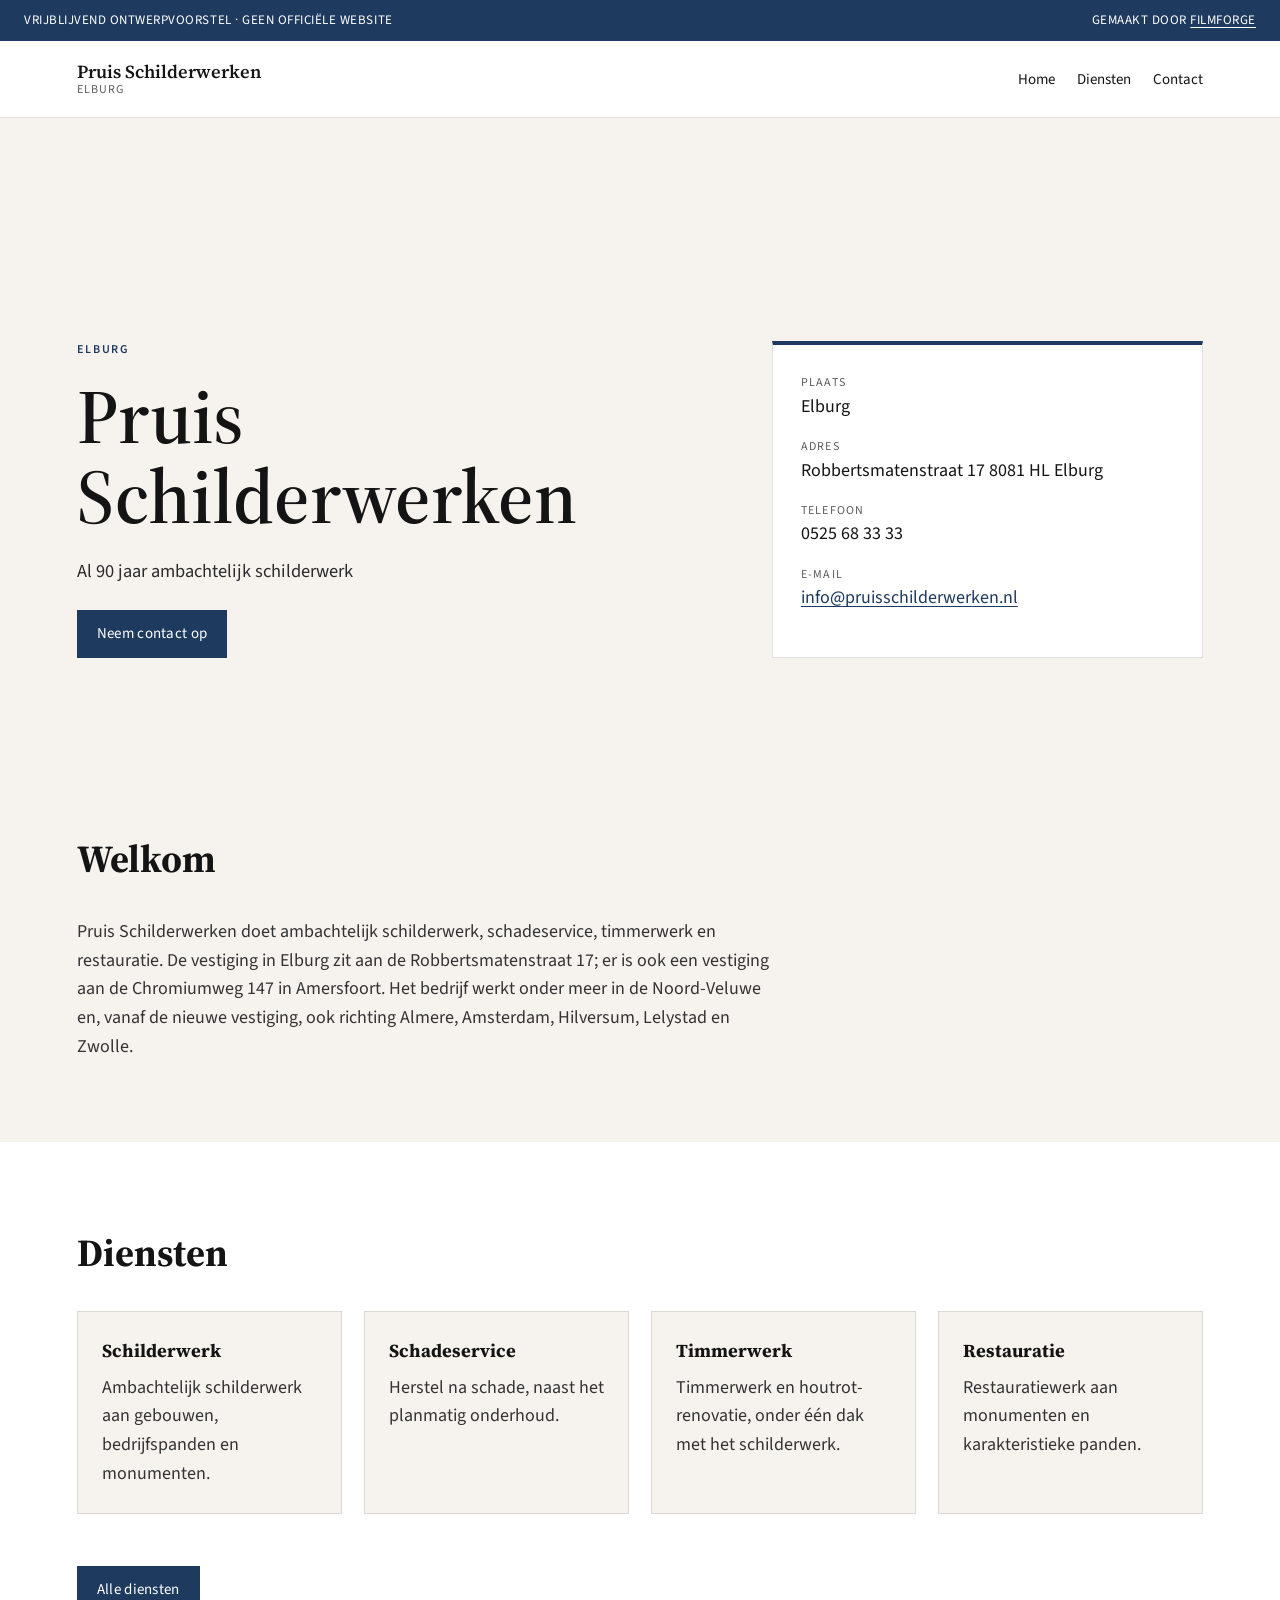
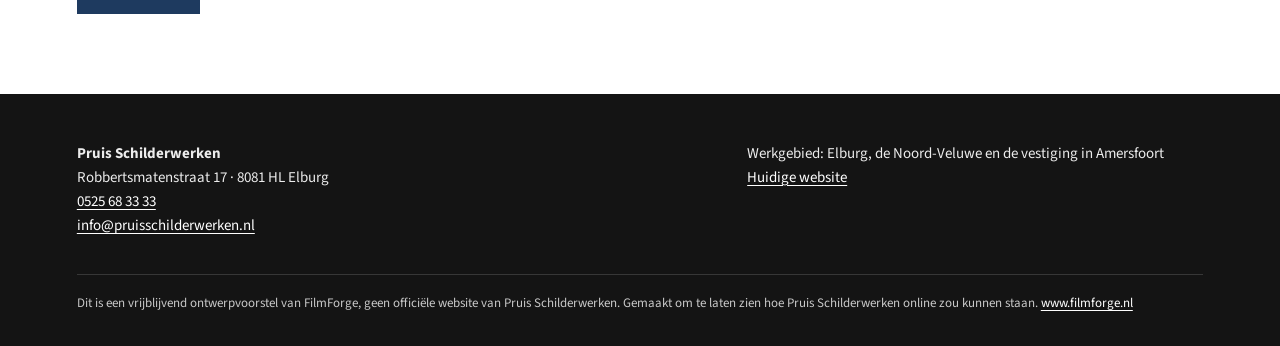
<file: index.html>
<!doctype html>
<html lang="nl">
<head>
<meta charset="utf-8">
<meta name="viewport" content="width=device-width, initial-scale=1">
<meta name="robots" content="noindex, nofollow">
<title>Pruis Schilderwerken · Elburg</title>
<meta name="description" content="Pruis Schilderwerken in Elburg — vrijblijvend ontwerpvoorstel van FilmForge.">
<link rel="preconnect" href="https://fonts.googleapis.com">
<link rel="preconnect" href="https://fonts.gstatic.com" crossorigin>
<link href="https://fonts.googleapis.com/css2?family=Source+Sans+3:wght@400;600&family=Source+Serif+4:opsz,wght@8..60,500;8..60,600&display=swap" rel="stylesheet">
<link rel="stylesheet" href="style.css">
</head>
<body>
<div class="ff-banner">
  <span>Vrijblijvend ontwerpvoorstel · geen officiële website</span>
  <span>Gemaakt door <a href="https://www.filmforge.nl" rel="noopener">FilmForge</a></span>
</div>
<header class="nav">
  <a class="brand" href="index.html">Pruis Schilderwerken<small>Elburg</small></a>
  <nav>
    <ul>
      <li><a href="index.html" aria-current="page">Home</a></li>
      <li><a href="diensten.html">Diensten</a></li>
      <li><a href="contact.html">Contact</a></li>
    </ul>
  </nav>
</header>

<section class="hero">
  <div>
    <p class="eyebrow">Elburg</p>
    <h1>Pruis Schilderwerken</h1>
    <p class="lede">Al 90 jaar ambachtelijk schilderwerk</p>
    <a class="cta" href="contact.html">Neem contact op</a>
  </div>
  
    <aside class="hero-aside">
      <dl>
        <dt>Plaats</dt><dd>Elburg</dd>
        <dt>Adres</dt><dd>Robbertsmatenstraat 17 8081 HL Elburg</dd>
        <dt>Telefoon</dt><dd>0525 68 33 33</dd>
        <dt>E-mail</dt><dd><a href="mailto:info@pruisschilderwerken.nl">info@pruisschilderwerken.nl</a></dd>
      </dl>
    </aside>
</section>
<section class="section">
  <div class="prose">
    <h2>Welkom</h2>
    <p>Pruis Schilderwerken doet ambachtelijk schilderwerk, schadeservice, timmerwerk en restauratie. De vestiging in Elburg zit aan de Robbertsmatenstraat 17; er is ook een vestiging aan de Chromiumweg 147 in Amersfoort. Het bedrijf werkt onder meer in de Noord-Veluwe en, vanaf de nieuwe vestiging, ook richting Almere, Amsterdam, Hilversum, Lelystad en Zwolle.</p>
  </div>
</section>
<section class="section alt">
  <h2>Diensten</h2>
  <div class="grid"><article class="card"><h3>Schilderwerk</h3><p>Ambachtelijk schilderwerk aan gebouwen, bedrijfspanden en monumenten.</p></article>
<article class="card"><h3>Schadeservice</h3><p>Herstel na schade, naast het planmatig onderhoud.</p></article>
<article class="card"><h3>Timmerwerk</h3><p>Timmerwerk en houtrot-renovatie, onder één dak met het schilderwerk.</p></article>
<article class="card"><h3>Restauratie</h3><p>Restauratiewerk aan monumenten en karakteristieke panden.</p></article></div>
  <p style="margin-top:28px"><a class="cta" href="diensten.html">Alle diensten</a></p>
</section>

<footer class="site">
  <div class="footer-grid">
    <div>
      <strong>Pruis Schilderwerken</strong>
      <p>Robbertsmatenstraat 17 · 8081 HL Elburg</p>
      <p><a href="tel:0525683333">0525 68 33 33</a></p>
      <p><a href="mailto:info@pruisschilderwerken.nl">info@pruisschilderwerken.nl</a></p>
    </div>
    <div>
      <p>Werkgebied: Elburg, de Noord-Veluwe en de vestiging in Amersfoort</p>
      <p><a href="https://pruisschilderwerken.nl/">Huidige website</a></p>
    </div>
  </div>
  <p class="ff-note">Dit is een vrijblijvend ontwerpvoorstel van FilmForge, geen officiële website van Pruis Schilderwerken. Gemaakt om te laten zien hoe Pruis Schilderwerken online zou kunnen staan. <a href="https://www.filmforge.nl">www.filmforge.nl</a></p>
</footer>
</body>
</html>
</file>
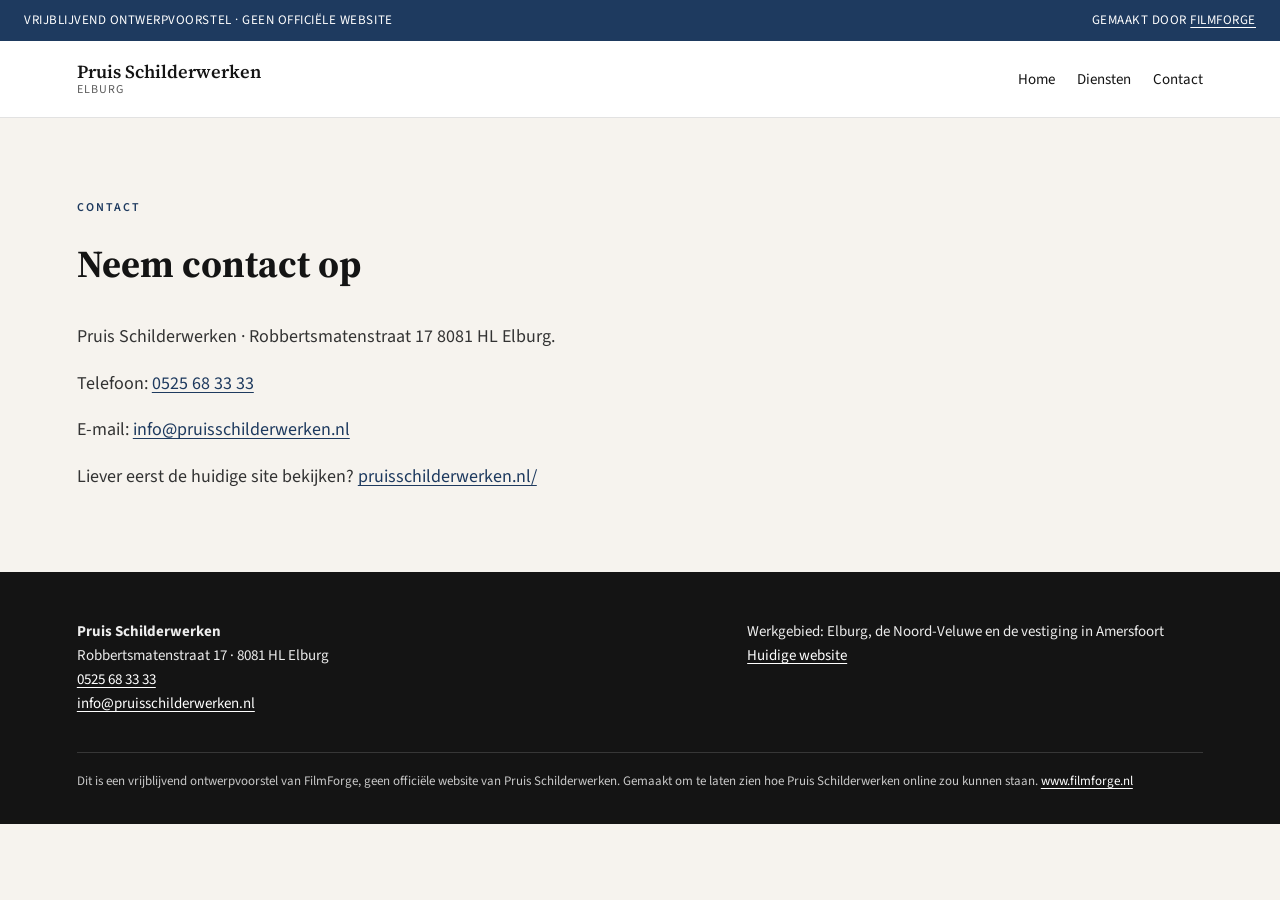
<file: contact.html>
<!doctype html>
<html lang="nl">
<head>
<meta charset="utf-8">
<meta name="viewport" content="width=device-width, initial-scale=1">
<meta name="robots" content="noindex, nofollow">
<title>Contact · Pruis Schilderwerken</title>
<meta name="description" content="Pruis Schilderwerken in Elburg — vrijblijvend ontwerpvoorstel van FilmForge.">
<link rel="preconnect" href="https://fonts.googleapis.com">
<link rel="preconnect" href="https://fonts.gstatic.com" crossorigin>
<link href="https://fonts.googleapis.com/css2?family=Source+Sans+3:wght@400;600&family=Source+Serif+4:opsz,wght@8..60,500;8..60,600&display=swap" rel="stylesheet">
<link rel="stylesheet" href="style.css">
</head>
<body>
<div class="ff-banner">
  <span>Vrijblijvend ontwerpvoorstel · geen officiële website</span>
  <span>Gemaakt door <a href="https://www.filmforge.nl" rel="noopener">FilmForge</a></span>
</div>
<header class="nav">
  <a class="brand" href="index.html">Pruis Schilderwerken<small>Elburg</small></a>
  <nav>
    <ul>
      <li><a href="index.html">Home</a></li>
      <li><a href="diensten.html">Diensten</a></li>
      <li><a href="contact.html" aria-current="page">Contact</a></li>
    </ul>
  </nav>
</header>

<section class="section">
  <p class="eyebrow">Contact</p>
  <h2>Neem contact op</h2>
  <div class="prose">
    <p>Pruis Schilderwerken · Robbertsmatenstraat 17 8081 HL Elburg.</p>
    <p>Telefoon: <a href='tel:0525683333'>0525 68 33 33</a></p>
    <p>E-mail: <a href="mailto:info@pruisschilderwerken.nl">info@pruisschilderwerken.nl</a></p>
    
    <p>Liever eerst de huidige site bekijken? <a href="https://pruisschilderwerken.nl/">pruisschilderwerken.nl/</a></p>
  </div>
</section>

<footer class="site">
  <div class="footer-grid">
    <div>
      <strong>Pruis Schilderwerken</strong>
      <p>Robbertsmatenstraat 17 · 8081 HL Elburg</p>
      <p><a href="tel:0525683333">0525 68 33 33</a></p>
      <p><a href="mailto:info@pruisschilderwerken.nl">info@pruisschilderwerken.nl</a></p>
    </div>
    <div>
      <p>Werkgebied: Elburg, de Noord-Veluwe en de vestiging in Amersfoort</p>
      <p><a href="https://pruisschilderwerken.nl/">Huidige website</a></p>
    </div>
  </div>
  <p class="ff-note">Dit is een vrijblijvend ontwerpvoorstel van FilmForge, geen officiële website van Pruis Schilderwerken. Gemaakt om te laten zien hoe Pruis Schilderwerken online zou kunnen staan. <a href="https://www.filmforge.nl">www.filmforge.nl</a></p>
</footer>
</body>
</html>
</file>
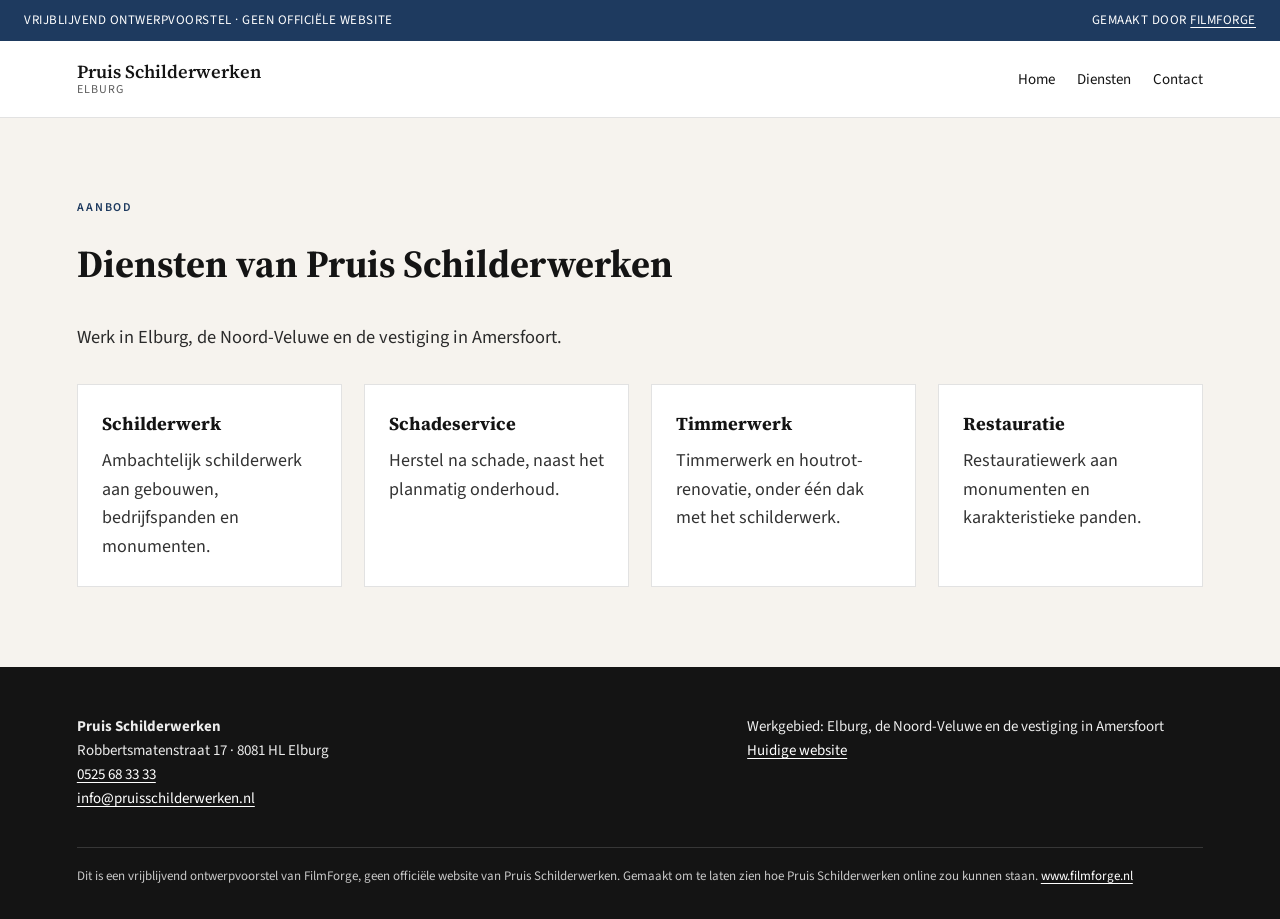
<file: diensten.html>
<!doctype html>
<html lang="nl">
<head>
<meta charset="utf-8">
<meta name="viewport" content="width=device-width, initial-scale=1">
<meta name="robots" content="noindex, nofollow">
<title>Diensten · Pruis Schilderwerken</title>
<meta name="description" content="Pruis Schilderwerken in Elburg — vrijblijvend ontwerpvoorstel van FilmForge.">
<link rel="preconnect" href="https://fonts.googleapis.com">
<link rel="preconnect" href="https://fonts.gstatic.com" crossorigin>
<link href="https://fonts.googleapis.com/css2?family=Source+Sans+3:wght@400;600&family=Source+Serif+4:opsz,wght@8..60,500;8..60,600&display=swap" rel="stylesheet">
<link rel="stylesheet" href="style.css">
</head>
<body>
<div class="ff-banner">
  <span>Vrijblijvend ontwerpvoorstel · geen officiële website</span>
  <span>Gemaakt door <a href="https://www.filmforge.nl" rel="noopener">FilmForge</a></span>
</div>
<header class="nav">
  <a class="brand" href="index.html">Pruis Schilderwerken<small>Elburg</small></a>
  <nav>
    <ul>
      <li><a href="index.html">Home</a></li>
      <li><a href="diensten.html" aria-current="page">Diensten</a></li>
      <li><a href="contact.html">Contact</a></li>
    </ul>
  </nav>
</header>

<section class="section">
  <p class="eyebrow">Aanbod</p>
  <h2>Diensten van Pruis Schilderwerken</h2>
  <p class="lede" style="margin-bottom:32px">Werk in Elburg, de Noord-Veluwe en de vestiging in Amersfoort.</p>
  <div class="grid"><article class="card"><h3>Schilderwerk</h3><p>Ambachtelijk schilderwerk aan gebouwen, bedrijfspanden en monumenten.</p></article>
<article class="card"><h3>Schadeservice</h3><p>Herstel na schade, naast het planmatig onderhoud.</p></article>
<article class="card"><h3>Timmerwerk</h3><p>Timmerwerk en houtrot-renovatie, onder één dak met het schilderwerk.</p></article>
<article class="card"><h3>Restauratie</h3><p>Restauratiewerk aan monumenten en karakteristieke panden.</p></article></div>
</section>

<footer class="site">
  <div class="footer-grid">
    <div>
      <strong>Pruis Schilderwerken</strong>
      <p>Robbertsmatenstraat 17 · 8081 HL Elburg</p>
      <p><a href="tel:0525683333">0525 68 33 33</a></p>
      <p><a href="mailto:info@pruisschilderwerken.nl">info@pruisschilderwerken.nl</a></p>
    </div>
    <div>
      <p>Werkgebied: Elburg, de Noord-Veluwe en de vestiging in Amersfoort</p>
      <p><a href="https://pruisschilderwerken.nl/">Huidige website</a></p>
    </div>
  </div>
  <p class="ff-note">Dit is een vrijblijvend ontwerpvoorstel van FilmForge, geen officiële website van Pruis Schilderwerken. Gemaakt om te laten zien hoe Pruis Schilderwerken online zou kunnen staan. <a href="https://www.filmforge.nl">www.filmforge.nl</a></p>
</footer>
</body>
</html>
</file>
<file: style.css>
:root {
  --ink: #141414;
  --muted: #5c5c5c;
  --paper: #f6f3ee;
  --card: #ffffff;
  --accent: #1e3a5f;
  --accent-2: #1e3a5f2;
  --line: rgba(20,20,20,.12);
}
* { box-sizing: border-box; margin: 0; padding: 0; }
html { scroll-behavior: smooth; }
body {
  font-family: "Source Sans 3", "Segoe UI", sans-serif;
  color: var(--ink);
  background: var(--paper);
  line-height: 1.6;
  font-size: 18px;
}
a { color: var(--accent); text-decoration-thickness: 1px; text-underline-offset: 3px; }
img { max-width: 100%; }
.ff-banner {
  background: var(--accent);
  color: #fff;
  font-size: 13px;
  letter-spacing: .04em;
  text-transform: uppercase;
  padding: 10px 24px;
  display: flex;
  justify-content: space-between;
  gap: 16px;
  flex-wrap: wrap;
}
.ff-banner a { color: #fff; }
header.nav {
  display: flex;
  align-items: center;
  justify-content: space-between;
  gap: 24px;
  padding: 20px 6vw;
  border-bottom: 1px solid var(--line);
  background: var(--card);
  position: sticky;
  top: 0;
  z-index: 10;
}
.brand {
  font-family: "Source Serif 4", Georgia, serif;
  font-weight: 600;
  font-size: 1.15rem;
  color: var(--ink);
  text-decoration: none;
  line-height: 1.2;
}
.brand small { display: block; font-family: "Source Sans 3", sans-serif; font-weight: 400; font-size: 12px; letter-spacing: .08em; text-transform: uppercase; color: var(--muted); }
nav ul { display: flex; gap: 22px; list-style: none; flex-wrap: wrap; }
nav a { color: var(--ink); text-decoration: none; font-size: 15px; }
nav a:hover { color: var(--accent); }
.hero {
  padding: 12vh 6vw 10vh;
  display: grid;
  grid-template-columns: 1.2fr .8fr;
  gap: 48px;
  align-items: end;
  background:
    linear-gradient(120deg, rgba(255,255,255,.7), transparent 40%),
    radial-gradient(circle at 90% 10%, var(--accent-2), transparent 42%),
    radial-gradient(circle at 0% 100%, var(--accent), transparent 50%),
    var(--paper);
  min-height: 70vh;
}
.eyebrow { text-transform: uppercase; letter-spacing: .16em; font-size: 12px; color: var(--accent); font-weight: 600; margin-bottom: 16px; }
h1 {
  font-family: "Source Serif 4", Georgia, serif;
  font-size: clamp(2.4rem, 6vw, 5rem);
  line-height: 1.05;
  font-weight: 600;
  margin-bottom: 20px;
}
.lede { font-size: 1.15rem; max-width: 38rem; color: #2b2b2b; }
.hero-aside {
  background: var(--card);
  padding: 28px;
  border: 1px solid var(--line);
  border-top: 4px solid var(--accent);
}
.hero-aside dt { font-size: 12px; text-transform: uppercase; letter-spacing: .1em; color: var(--muted); }
.hero-aside dd { margin: 0 0 16px; }
.section { padding: 80px 6vw; }
.section.alt { background: var(--card); }
.section h2 {
  font-family: "Source Serif 4", Georgia, serif;
  font-size: clamp(1.8rem, 3vw, 2.6rem);
  margin-bottom: 28px;
}
.grid {
  display: grid;
  grid-template-columns: repeat(auto-fit, minmax(240px, 1fr));
  gap: 22px;
}
.card {
  background: var(--card);
  border: 1px solid var(--line);
  padding: 24px;
}
.section.alt .card { background: var(--paper); }
.card h3 { font-size: 1.15rem; margin-bottom: 8px; font-family: "Source Serif 4", Georgia, serif; }
.card p, .prose p { color: #333; }
.prose { max-width: 44rem; }
.prose p + p { margin-top: 1em; }
.cta {
  display: inline-block;
  margin-top: 24px;
  background: var(--accent);
  color: #fff;
  text-decoration: none;
  padding: 12px 20px;
  font-size: 15px;
  letter-spacing: .02em;
}
.cta:hover { filter: brightness(1.08); }
footer.site {
  padding: 48px 6vw 32px;
  background: var(--ink);
  color: #ececec;
  font-size: 15px;
}
footer.site a { color: #fff; }
.footer-grid { display: grid; grid-template-columns: 1.4fr 1fr; gap: 32px; margin-bottom: 36px; }
.ff-note {
  border-top: 1px solid rgba(255,255,255,.15);
  padding-top: 18px;
  font-size: 13px;
  color: #c8c8c8;
}
@media (max-width: 800px) {
  .hero, .footer-grid { grid-template-columns: 1fr; }
  header.nav { flex-direction: column; align-items: flex-start; }
}
</file>
